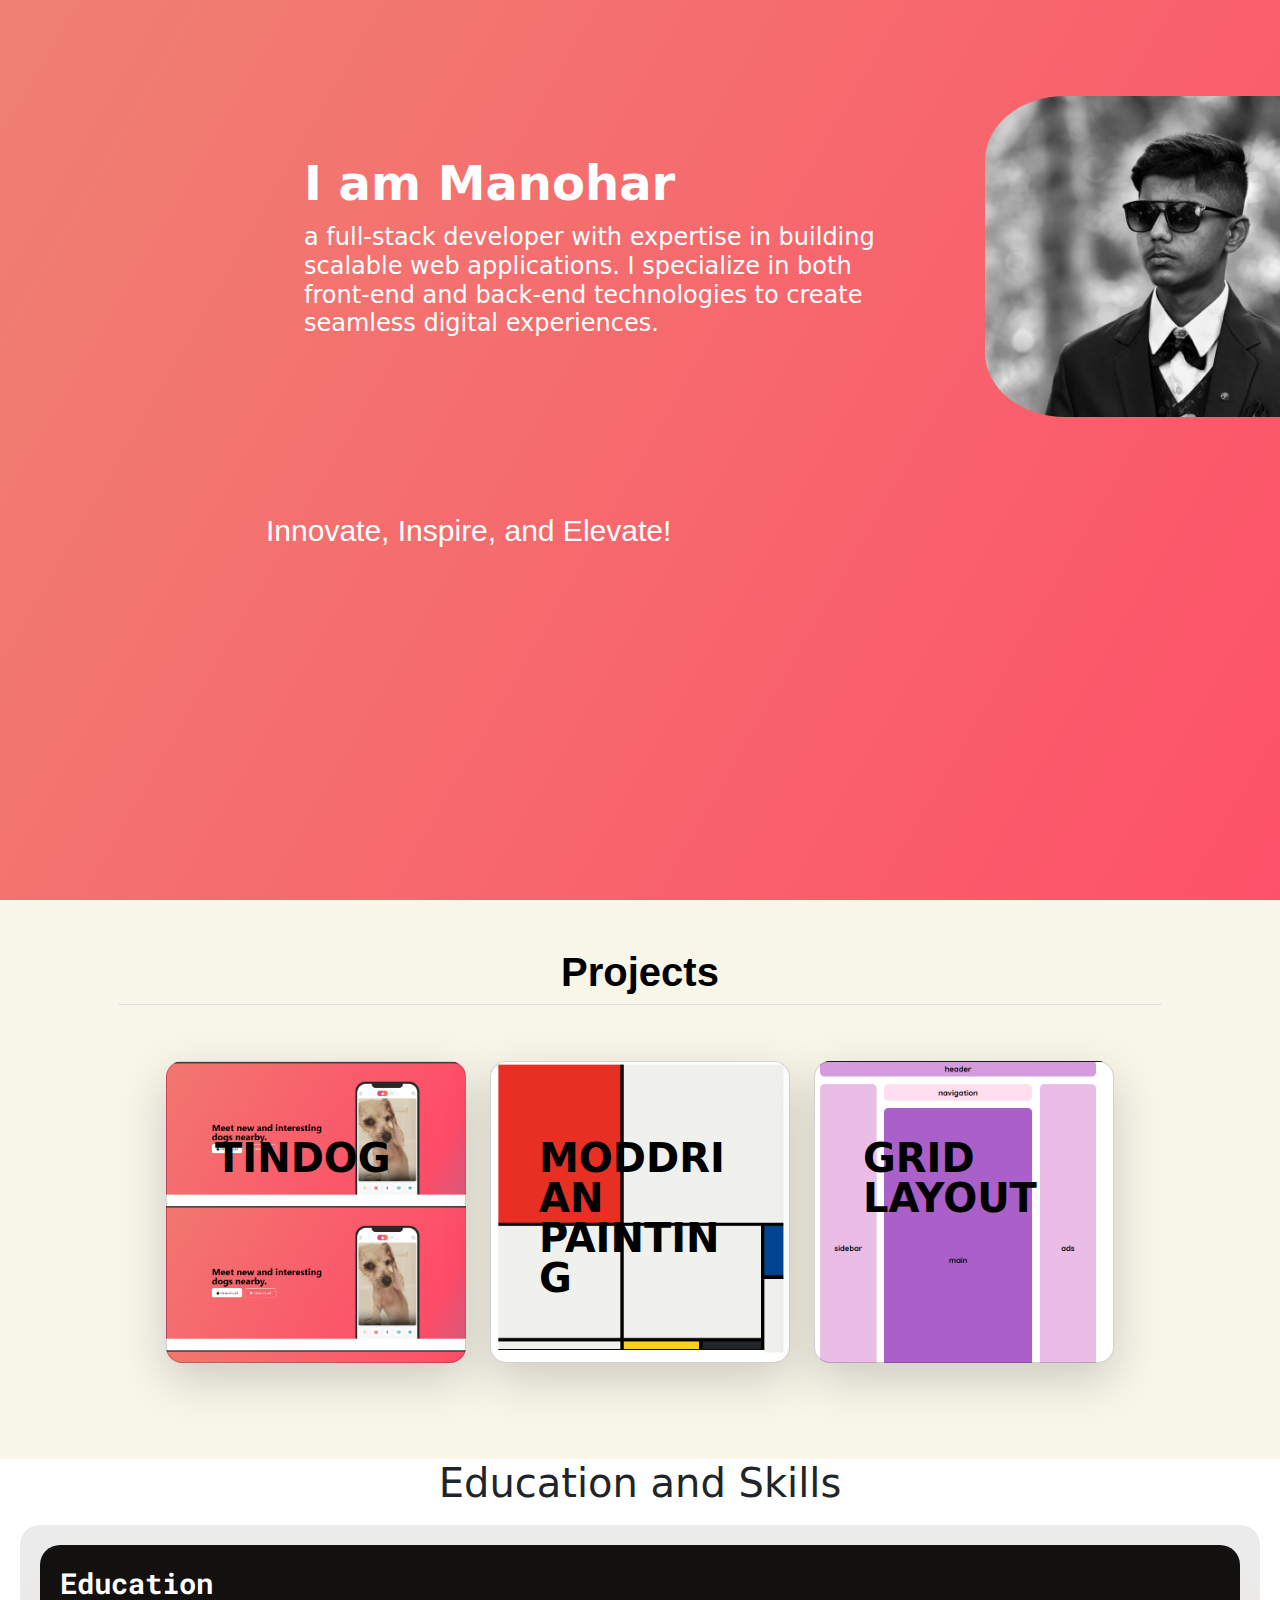
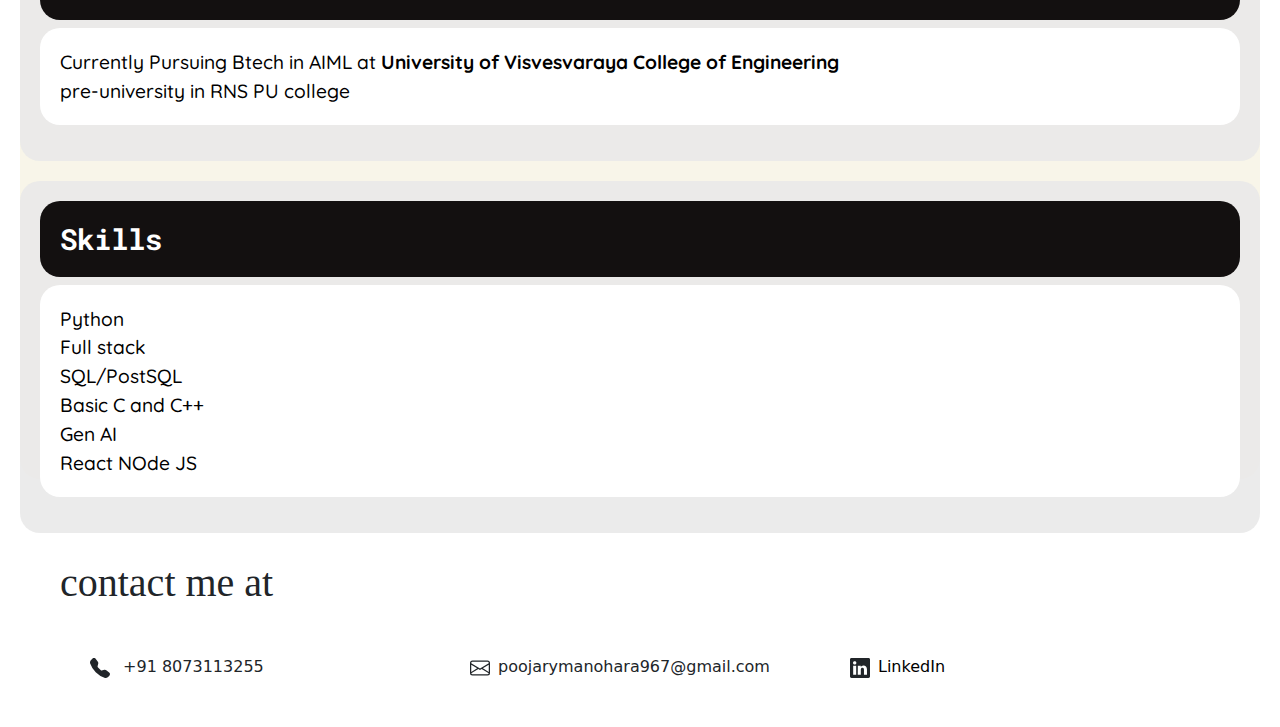
<file: index.html>
<!DOCTYPE html>
<html lang="en">
<head>
    <meta charset="UTF-8">
    <meta name="viewport" content="width=device-width, initial-scale=1.0">
    <title>Manohar</title>
    <link href="https://cdn.jsdelivr.net/npm/bootstrap@5.3.3/dist/css/bootstrap.min.css" rel="stylesheet" integrity="sha384-QWTKZyjpPEjISv5WaRU9OFeRpok6YctnYmDr5pNlyT2bRjXh0JMhjY6hW+ALEwIH" crossorigin="anonymous">
    <link href="./style.css" rel="stylesheet">
    <link rel="preconnect" href="https://fonts.googleapis.com">
<link rel="preconnect" href="https://fonts.gstatic.com" crossorigin>
<link href="https://fonts.googleapis.com/css2?family=Quicksand:wght@300..700&family=Roboto+Mono:ital,wght@0,100..700;1,100..700&display=swap" rel="stylesheet">
</head>
<body>
    <section id="introduction" class="gradient-background" style="height: 100vh; width:1700px;">
        <div class="container col-xxl-8 px-4 py-5">
            <div class="row flex-lg-row-reverse align-items-center g-5 py-5">
              <div class="col-10 col-sm-8 col-lg-5" >
                <img src="./WhatsApp Image 2025-02-17 at 20.50.48_78ac1f86.jpg" class="d-block mx-3 img-fluid" alt="Bootstrap Themes" width="400px" height="400px" loading="lazy">
              </div>
              <div class="col-lg-7" >
                <h1 class="display-5 fw-bold text-body-emphasi lh-1 mb-3">I am Manohar</h1>
                <p class="lead"><h4>a full-stack developer with expertise in building scalable web applications. I specialize in both front-end and back-end technologies to create seamless digital experiences.</h4></p>
                
              </div>
            </div>
          </div>
          <div class="motivation mx-5 px-5"><h2 id="motivation">Innovate, Inspire, and Elevate!</h2></div>

    </section>
    <section id="project" class="background" >
        <div class="container px-5 py-5" id="custom-cards">
            <h1 class="pb-2 border-bottom" style="text-align: center;color: black; font-weight: bold; font-family:Arial, Helvetica, sans-serif">Projects</h1>
    

    <div class="row row-cols-1 row-cols-lg-3 align-items-stretch g-4 py-5 px-5">
      <div class="col">
        <a href="./tindog/11.3 TinDog Project/index.html"><div class="card card-cover h-100 overflow-hidden text-bg-dark rounded-4 shadow-lg" style="background-image: url('Screenshot 2025-02-17 190335.png'); background-size:100%;">
          <div class="d-flex flex-column h-100 p-5 pb-3 text-white text-shadow-1">
            <h3 class="pt-1 mt-4 mb-5 display-6 lh-1 fw-bold $purple-900 text">TINDOG</h3>
            
          </div>
        </div></a>
      </div>

      <div class="col">
        <a href="./mondrian painting/10.3 Mondrian Project/index.html"><div class="card card-cover h-100 overflow-hidden text-bg-dark rounded-4 shadow-lg" style="background-image: url('Screenshot 2025-02-17 190242.png' ); background-size: cover; ">
          <div class="d-flex flex-column h-100 p-5 pb-3 text-white text-shadow-1">
            <h3 class="pt-1 mt-4 mb-5 display-6 lh-1 fw-bold text">MODDRIAN PAINTING</h3>
          </div>
        </div></a>
      </div>

      <div class="col">
        <a href="./grid.html"><div class="card card-cover h-100 overflow-hidden text-bg-dark rounded-4 shadow-lg" style="background-image: url('Screenshot 2025-02-17 190426.png');  background-size: cover;">
          <div class="d-flex flex-column h-100 p-5 pb-3 text-shadow-1">
            <h3 class="pt-1 mt-4 mb-4 display-6 lh-1 fw-bold mb-5 text">GRID LAYOUT</h3>
            
          </div>
        </div></a>
      </div>
    </div>
  </div>

    </section>
    <section id="moreinfo" style="height: 700px;">

        <div style="height: 100px;"><h1 style="text-align: center;">Education and Skills</h1></div>
        <div class="flexcontainer">
            <div class="item engineering">
                <h2>Education</h2>
                <ul>
                    <li>Currently Pursuing Btech in AIML at <span style="font-weight: bold;">University of Visvesvaraya College of Engineering</span></li>
                    <li>pre-university in RNS PU college</li>
                </ul>
            
            </div>
            <div class="item skills">
                <h2>Skills</h2>
                <ul>
                    <li>Python</li>
                    <li>Full stack</li>
                    <li>SQL/PostSQL</li>
                    <li>Basic C and C++</li>
                    <li>Gen AI</li>
                    <li>React NOde JS </li>
                </ul>
            
            </div>    
        </div>

    </section>
    <section id="contact">
        <h1 style="position: relative; left:60px; font-family: 'Times New Roman', Times, serif;" class="mb-5"> contact me at</h1>
        
        <div class="container mb-5 mt-0">
            <div class="row">
            <div class="col-4"><svg xmlns="http://www.w3.org/2000/svg" width="20" height="20" fill="currentColor" class="bi bi-telephone-fill mx-2" viewBox="0 0 16 16">
                <path fill-rule="evenodd" d="M1.885.511a1.745 1.745 0 0 1 2.61.163L6.29 2.98c.329.423.445.974.315 1.494l-.547 2.19a.68.68 0 0 0 .178.643l2.457 2.457a.68.68 0 0 0 .644.178l2.189-.547a1.75 1.75 0 0 1 1.494.315l2.306 1.794c.829.645.905 1.87.163 2.611l-1.034 1.034c-.74.74-1.846 1.065-2.877.702a18.6 18.6 0 0 1-7.01-4.42 18.6 18.6 0 0 1-4.42-7.009c-.362-1.03-.037-2.137.703-2.877z"/>
              </svg> +91 8073113255</div>
            <div class="col-4"><svg xmlns="http://www.w3.org/2000/svg" width="20" height="20" fill="currentColor" class="bi bi-envelope mx-2" viewBox="0 0 16 16">
                <path d="M0 4a2 2 0 0 1 2-2h12a2 2 0 0 1 2 2v8a2 2 0 0 1-2 2H2a2 2 0 0 1-2-2zm2-1a1 1 0 0 0-1 1v.217l7 4.2 7-4.2V4a1 1 0 0 0-1-1zm13 2.383-4.708 2.825L15 11.105zm-.034 6.876-5.64-3.471L8 9.583l-1.326-.795-5.64 3.47A1 1 0 0 0 2 13h12a1 1 0 0 0 .966-.741M1 11.105l4.708-2.897L1 5.383z"/>
              </svg>poojarymanohara967@gmail.com</div>
            <div class="col-4 "><svg xmlns="http://www.w3.org/2000/svg" width="20" height="20" fill="currentColor" class="bi bi-linkedin mx-2" viewBox="0 0 16 16">
                <path d="M0 1.146C0 .513.526 0 1.175 0h13.65C15.474 0 16 .513 16 1.146v13.708c0 .633-.526 1.146-1.175 1.146H1.175C.526 16 0 15.487 0 14.854zm4.943 12.248V6.169H2.542v7.225zm-1.2-8.212c.837 0 1.358-.554 1.358-1.248-.015-.709-.52-1.248-1.342-1.248S2.4 3.226 2.4 3.934c0 .694.521 1.248 1.327 1.248zm4.908 8.212V9.359c0-.216.016-.432.08-.586.173-.431.568-.878 1.232-.878.869 0 1.216.662 1.216 1.634v3.865h2.401V9.25c0-2.22-1.184-3.252-2.764-3.252-1.274 0-1.845.7-2.165 1.193v.025h-.016l.016-.025V6.169h-2.4c.03.678 0 7.225 0 7.225z"/>
              </svg><a href="www.linkedin.com/in/manohar-poojary-25309a2ab" style="color: black; " class="linkedin">LinkedIn</a></div>
        </div>
        </div>

    </section>
    <script src="https://cdn.jsdelivr.net/npm/bootstrap@5.3.3/dist/js/bootstrap.bundle.min.js" integrity="sha384-YvpcrYf0tY3lHB60NNkmXc5s9fDVZLESaAA55NDzOxhy9GkcIdslK1eN7N6jIeHz" crossorigin="anonymous"></script>    
</body>
</html>
</file>
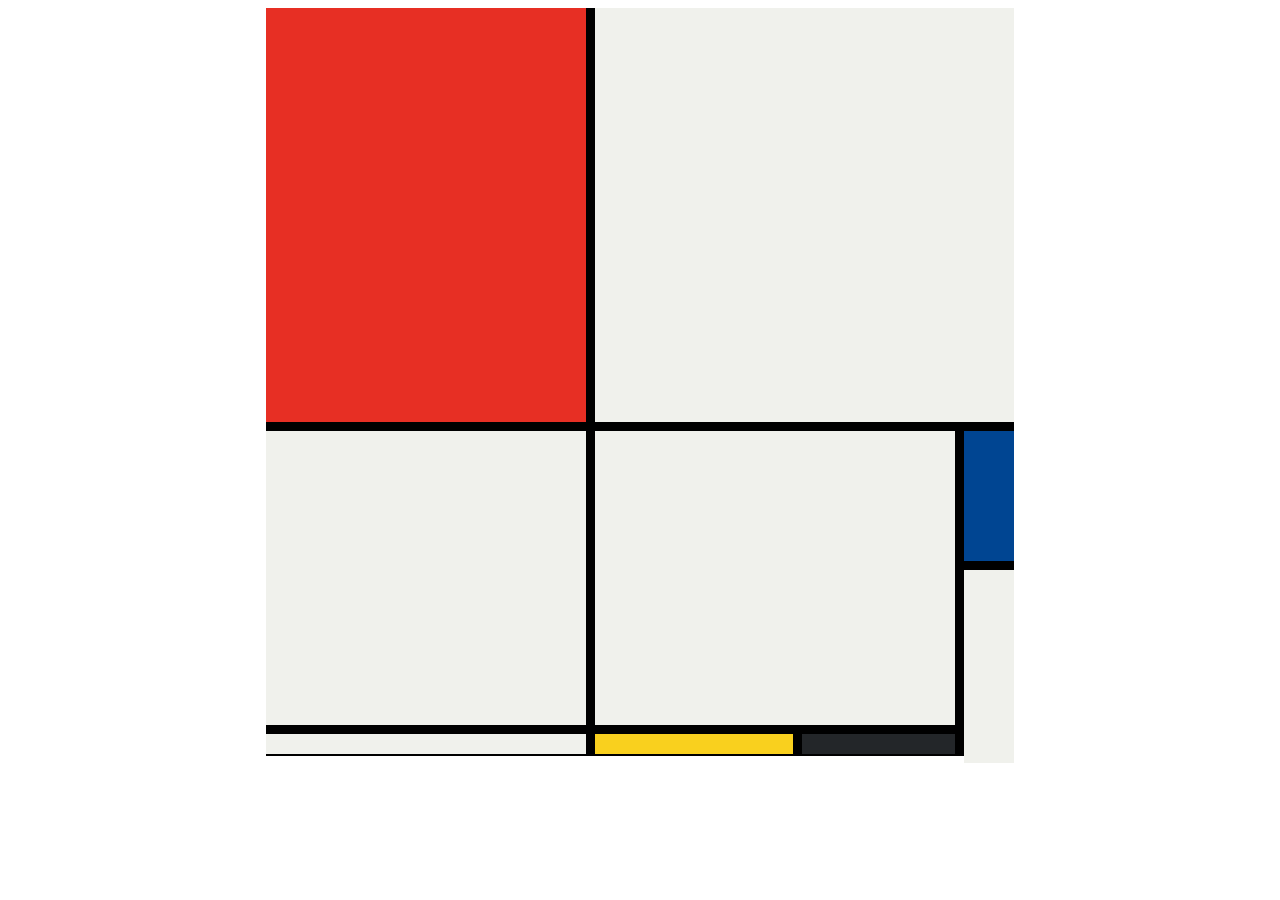
<file: mondrian painting/10.3 Mondrian Project/index.html>
<!DOCTYPE html>
<html lang="en">

<head>
  <meta charset="UTF-8">
  <meta name="viewport" content="width=device-width, initial-scale=1.0">
  <title>Mondrian Project</title>
  <style>
    .container{
      height:748px;
      width:748px;
      display: grid;
      background-color: black;
      grid-template-columns:320px 198px 153px 50px;
      grid-template-rows: 414px 130px 155px 20px;
      gap: 9px;
      
    }
    .red{
      background-color: #E72F24;
    }
    .white{
      background-color: #F0F1EC;
    }
    .one{
      grid-column: span 3;
    }
    .two{
      grid-row: span 2;
    }
    .blue{
      background-color:#004592 ;
    }
    .yellow{
      background-color:#F9D01E ;
    }
    .black{
      background-color: #232629;
    }
    .three{
      grid-column: span 2;
      grid-row:span 2
    }
    .four{
      grid-row:span 3
    }
    body{
      display: flex;
      justify-content: center;
      align-items: center;
    }

    /* 
    Write your CSS here 
    Gap Colour: #000
    White: #F0F1EC
    Red: #E72F24
    Black: #232629
    Blue: #004592
    Yellow: #F9D01E

    For dimensions, see dimensions.png image.
    HINT: Remember you can't change the properties of grid lines.
    But grid lines are transparent!
    */
  </style>
</head>

<body>
<div class="container">
  <div class="a red"></div>
  <div class="a white one"></div>
  <div class="a white two"></div>
  <div class="a white three"></div>
  <div class="a blue"></div>
  <div class="a white four"></div>
  <div class="a white"></div>
  <div class="a yellow"></div>
  <div class="a black"></div>
</div>
</body>

</html>
</file>
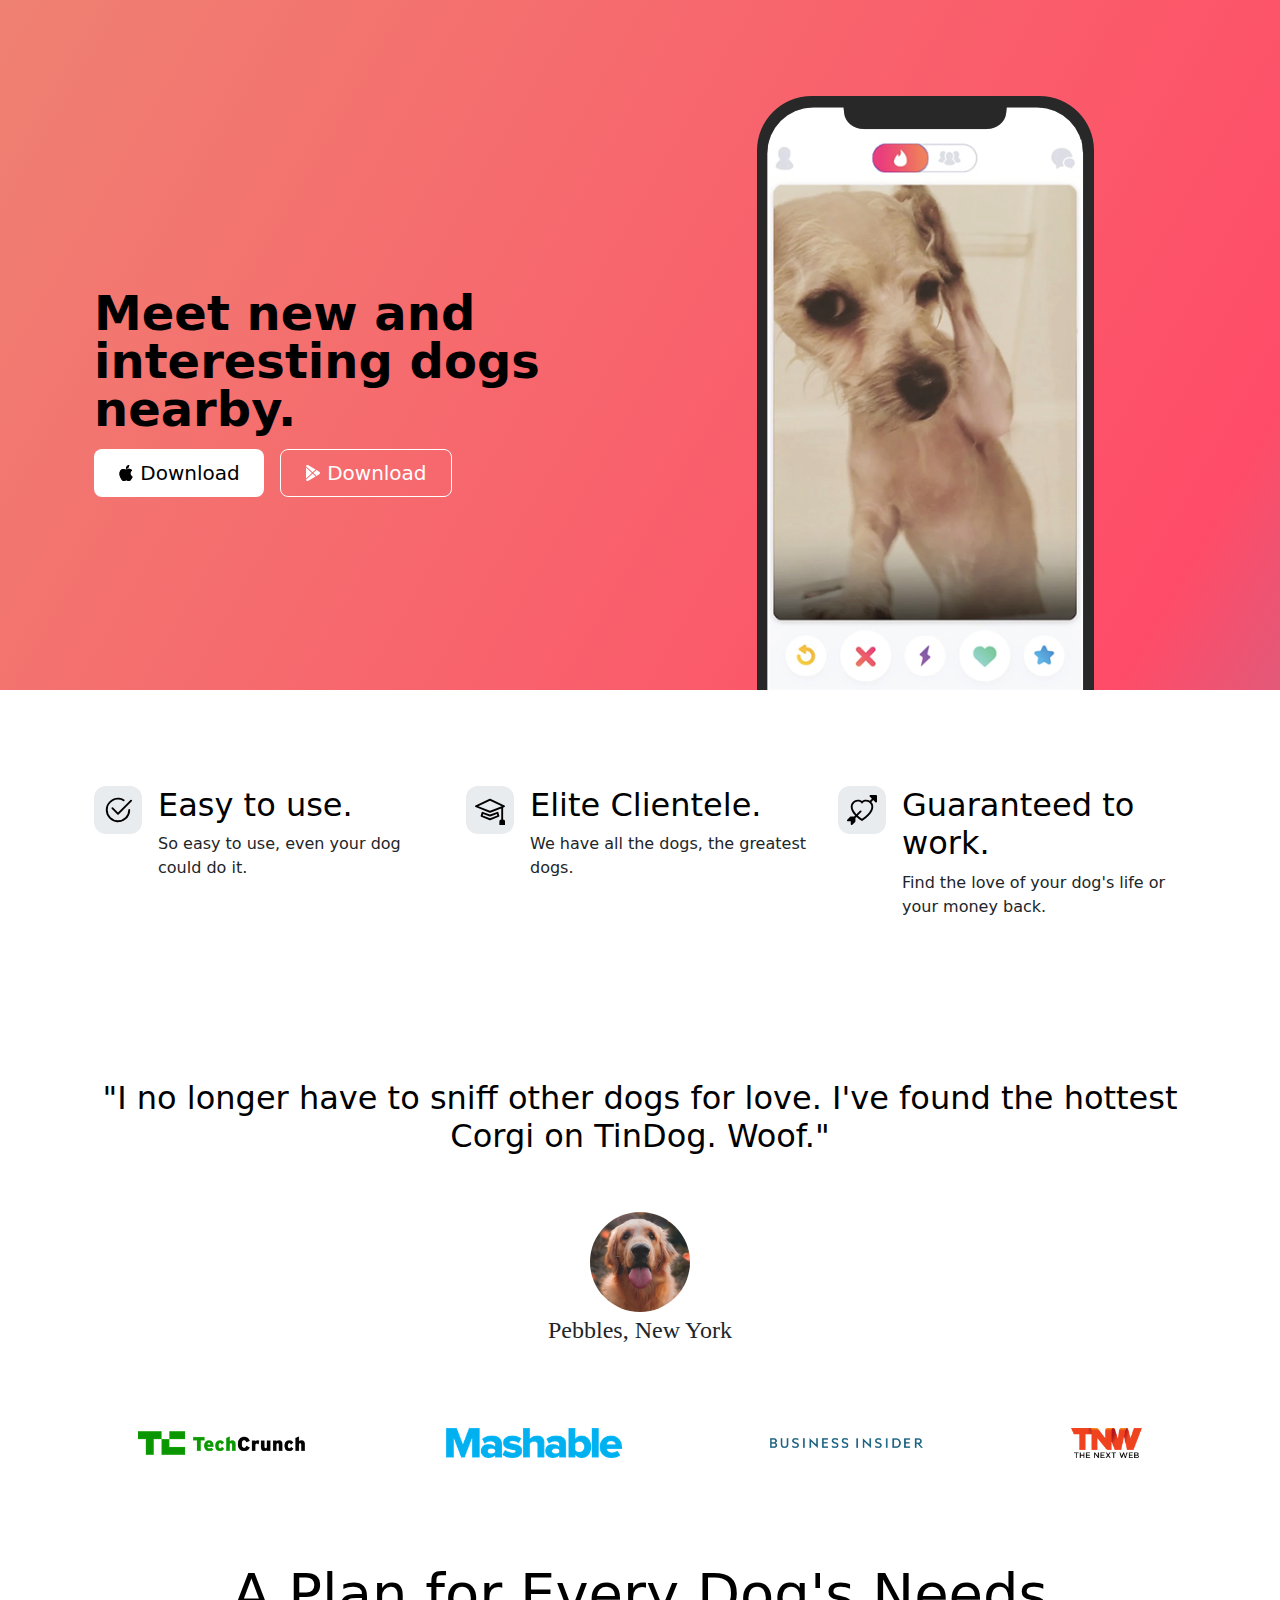
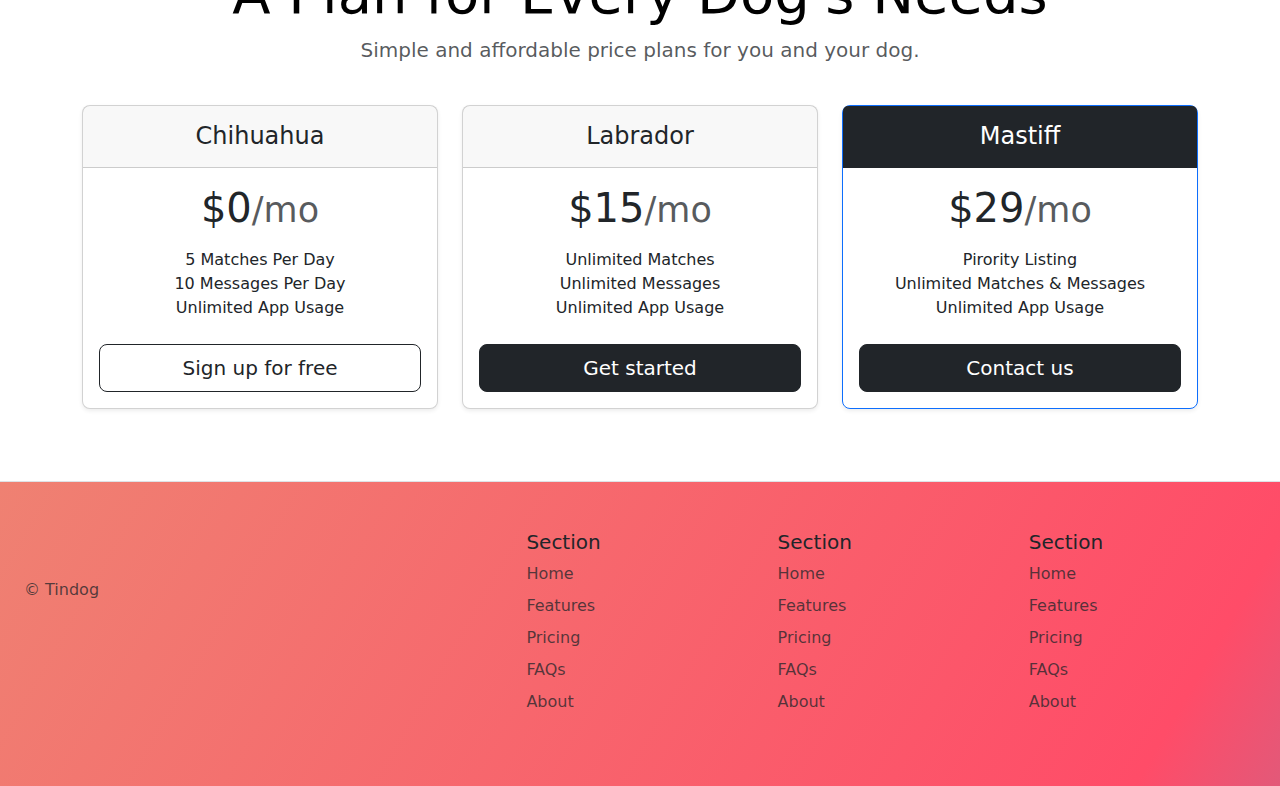
<file: tindog/11.3 TinDog Project/index.html>
<!DOCTYPE html>
<html lang="en">

<head>
  <meta charset="UTF-8">
  <meta name="viewport" content="width=device-width, initial-scale=1.0">
  <title>TinDog</title>
  <link href="https://cdn.jsdelivr.net/npm/bootstrap@5.3.3/dist/css/bootstrap.min.css" rel="stylesheet" integrity="sha384-QWTKZyjpPEjISv5WaRU9OFeRpok6YctnYmDr5pNlyT2bRjXh0JMhjY6hW+ALEwIH" crossorigin="anonymous">
  <link href="./css/style.css" rel="stylesheet" />
</head>

<body>

  <!-- Title -->
  
  <section id="title" class="gradient-background">
    <div class="container col-xxl-8 px-4 pt-5 " >
      <div class="row flex-lg-row-reverse align-items-center g-5 pt-5 ">
        <div class="col-10 col-sm-8 col-lg-6 ">
          <img src="./images/iphone.png" class="d-block mx-lg-auto img-fluid" alt="Bootstrap Themes"  height="200" loading="lazy">
        </div>
        <div class="col-lg-6">
          <h1 class="display-5 fw-bold text-body-emphasis lh-1 mb-3">Meet new and interesting dogs nearby.</h1>
          
          <div class="d-grid gap-2 d-md-flex justify-content-md-start">
            <button type="button" class="btn btn-primary btn-lg px-4 me-md-2" fdprocessedid="pnmw1r"><svg xmlns="http://www.w3.org/2000/svg" width="16" height="16" fill="currentColor"
              class="bi bi-apple mb-1" viewBox="0 0 16 16">
<path
                d="M11.182.008C11.148-.03 9.923.023 8.857 1.18c-1.066 1.156-.902 2.482-.878 2.516.024.034 1.52.087 2.475-1.258.955-1.345.762-2.391.728-2.43Zm3.314 11.733c-.048-.096-2.325-1.234-2.113-3.422.212-2.189 1.675-2.789 1.698-2.854.023-.065-.597-.79-1.254-1.157a3.692 3.692 0 0 0-1.563-.434c-.108-.003-.483-.095-1.254.116-.508.139-1.653.589-1.968.607-.316.018-1.256-.522-2.267-.665-.647-.125-1.333.131-1.824.328-.49.196-1.422.754-2.074 2.237-.652 1.482-.311 3.83-.067 4.56.244.729.625 1.924 1.273 2.796.576.984 1.34 1.667 1.659 1.899.319.232 1.219.386 1.843.067.502-.308 1.408-.485 1.766-.472.357.013 1.061.154 1.782.539.571.197 1.111.115 1.652-.105.541-.221 1.324-1.059 2.238-2.758.347-.79.505-1.217.473-1.282Z" />
<path
                d="M11.182.008C11.148-.03 9.923.023 8.857 1.18c-1.066 1.156-.902 2.482-.878 2.516.024.034 1.52.087 2.475-1.258.955-1.345.762-2.391.728-2.43Zm3.314 11.733c-.048-.096-2.325-1.234-2.113-3.422.212-2.189 1.675-2.789 1.698-2.854.023-.065-.597-.79-1.254-1.157a3.692 3.692 0 0 0-1.563-.434c-.108-.003-.483-.095-1.254.116-.508.139-1.653.589-1.968.607-.316.018-1.256-.522-2.267-.665-.647-.125-1.333.131-1.824.328-.49.196-1.422.754-2.074 2.237-.652 1.482-.311 3.83-.067 4.56.244.729.625 1.924 1.273 2.796.576.984 1.34 1.667 1.659 1.899.319.232 1.219.386 1.843.067.502-.308 1.408-.485 1.766-.472.357.013 1.061.154 1.782.539.571.197 1.111.115 1.652-.105.541-.221 1.324-1.059 2.238-2.758.347-.79.505-1.217.473-1.282Z" />
</svg> Download</button>
            <button type="button" class="btn btn-outline-secondary btn-lg px-4" fdprocessedid="zmugoe"><svg xmlns="http://www.w3.org/2000/svg" width="16" height="16" fill="currentColor"
              class="bi bi-google-play mb-1" viewBox="0 0 16 16">
<path
                d="M14.222 9.374c1.037-.61 1.037-2.137 0-2.748L11.528 5.04 8.32 8l3.207 2.96 2.694-1.586Zm-3.595 2.116L7.583 8.68 1.03 14.73c.201 1.029 1.36 1.61 2.303 1.055l7.294-4.295ZM1 13.396V2.603L6.846 8 1 13.396ZM1.03 1.27l6.553 6.05 3.044-2.81L3.333.215C2.39-.341 1.231.24 1.03 1.27Z" />
</svg>
</svg>Download</button>
          </div>
        </div>
      </div>
    </div>
 

  </section>
  <!-- Features -->
  <section id="features">
    <div class="container px-4 py-5" id="hanging-icons">
      <div class="row g-4 py-5 row-cols-1 row-cols-lg-3">
        <div class="col d-flex align-items-start">
          <div class="icon-square text-body-emphasis bg-body-secondary d-inline-flex align-items-center justify-content-center fs-4 flex-shrink-0 me-3">
            <svg xmlns="http://www.w3.org/2000/svg" height="30" fill="currentColor" class="bi bi-check2-circle"
              viewBox="0 0 16 16">
<path
                d="M2.5 8a5.5 5.5 0 0 1 8.25-4.764.5.5 0 0 0 .5-.866A6.5 6.5 0 1 0 14.5 8a.5.5 0 0 0-1 0 5.5 5.5 0 1 1-11 0z" />
<path
                d="M15.354 3.354a.5.5 0 0 0-.708-.708L8 9.293 5.354 6.646a.5.5 0 1 0-.708.708l3 3a.5.5 0 0 0 .708 0l7-7z" />
</svg>
          </div>
          <div>
            <h3 class="fs-2 text-body-emphasis">Easy to use.</h3>
            <p>So easy to use, even your dog could do it.</p>
            
          </div>
        </div>
        <div class="col d-flex align-items-start">
          <div class="icon-square text-body-emphasis bg-body-secondary d-inline-flex align-items-center justify-content-center fs-4 flex-shrink-0 me-3">
            <svg xmlns="http://www.w3.org/2000/svg" height="30" fill="currentColor" class="bi bi-mortarboard" viewBox="0 0 16 16">
              <path d="M8.211 2.047a.5.5 0 0 0-.422 0l-7.5 3.5a.5.5 0 0 0 .025.917l7.5 3a.5.5 0 0 0 .372 0L14 7.14V13a1 1 0 0 0-1 1v2h3v-2a1 1 0 0 0-1-1V6.739l.686-.275a.5.5 0 0 0 .025-.917l-7.5-3.5ZM8 8.46 1.758 5.965 8 3.052l6.242 2.913L8 8.46Z"/>
              <path d="M4.176 9.032a.5.5 0 0 0-.656.327l-.5 1.7a.5.5 0 0 0 .294.605l4.5 1.8a.5.5 0 0 0 .372 0l4.5-1.8a.5.5 0 0 0 .294-.605l-.5-1.7a.5.5 0 0 0-.656-.327L8 10.466 4.176 9.032Zm-.068 1.873.22-.748 3.496 1.311a.5.5 0 0 0 .352 0l3.496-1.311.22.748L8 12.46l-3.892-1.556Z"/>
              </svg>
          </div>
          <div>
            <h3 class="fs-2 text-body-emphasis">Elite Clientele.</h3>
            <p>We have all the dogs, the greatest dogs.</p>
           
          </div>
        </div>
        <div class="col d-flex align-items-start">
          <div class="icon-square text-body-emphasis bg-body-secondary d-inline-flex align-items-center justify-content-center fs-4 flex-shrink-0 me-3">
            <svg xmlns="http://www.w3.org/2000/svg" height="30" fill="currentColor" class="bi bi-arrow-through-heart"
              viewBox="0 0 16 16">
<path fill-rule="evenodd"
                d="M2.854 15.854A.5.5 0 0 1 2 15.5V14H.5a.5.5 0 0 1-.354-.854l1.5-1.5A.5.5 0 0 1 2 11.5h1.793l.53-.53c-.771-.802-1.328-1.58-1.704-2.32-.798-1.575-.775-2.996-.213-4.092C3.426 2.565 6.18 1.809 8 3.233c1.25-.98 2.944-.928 4.212-.152L13.292 2 12.147.854A.5.5 0 0 1 12.5 0h3a.5.5 0 0 1 .5.5v3a.5.5 0 0 1-.854.354L14 2.707l-1.006 1.006c.236.248.44.531.6.845.562 1.096.585 2.517-.213 4.092-.793 1.563-2.395 3.288-5.105 5.08L8 13.912l-.276-.182a21.86 21.86 0 0 1-2.685-2.062l-.539.54V14a.5.5 0 0 1-.146.354l-1.5 1.5Zm2.893-4.894A20.419 20.419 0 0 0 8 12.71c2.456-1.666 3.827-3.207 4.489-4.512.679-1.34.607-2.42.215-3.185-.817-1.595-3.087-2.054-4.346-.761L8 4.62l-.358-.368c-1.259-1.293-3.53-.834-4.346.761-.392.766-.464 1.845.215 3.185.323.636.815 1.33 1.519 2.065l1.866-1.867a.5.5 0 1 1 .708.708L5.747 10.96Z" />
</svg>
          </div>
          <div>
            <h3 class="fs-2 text-body-emphasis"> Guaranteed to work.</h3>
            <p>Find the love of your dog's life or your money back.
            </p>
            
          </div>
        </div>
      </div>
    </div>

  </section>
  <!-- Testimonial -->
  <section id="testimonial">
    <div class="container py-5">
      <h2 class="text-body-emphasis" style="text-align: center;">"I no longer have to sniff other dogs for love. I've found the hottest Corgi on TinDog. Woof."</h2>
      
    </div>
    <div class=" pb-3 mb-5">
    <div class="dog ">
    <img src="./images/dog-img.jpg" alt=dog" height="100px" width="100px" class="dogimage">
  </div>
  <p style="text-align: center; font-size:x-large;font-family:'Times New Roman', Times, serif;">Pebbles, New York</p>   
  </div>
  
  <div class="flexcontainer mb-5">
  <div class="a"><img src="./images/techcrunch.png" height="30px"></div>
  <div class="a"><img src="./images/mashable.png" height="30px"></div>
  <div class="a"><img src="./images/bizinsider.png" height="30px"></div>
  <div class="a"><img src="./images/tnw.png" height="30px"></div>
</div>

  </section>
  <!-- Pricing -->
  <section id="pricing">
    <div class="container pt-5">
      <header>
    
        <div class="pricing-header p-3 pb-md-4 mx-auto text-center">
          <h1 class="display-4 fw-normal text-body-emphasis">A Plan for Every Dog's Needs</h1>
          <p class="fs-5 text-body-secondary">Simple and affordable price plans for you and your dog.</p>
        </div>
      </header>
    
      <main>
        <div class="row row-cols-1 row-cols-md-3 mb-3 text-center">
          <div class="col">
            <div class="card mb-4 rounded-3 shadow-sm">
              <div class="card-header py-3" >
                <h4 class="my-0 fw-normal">Chihuahua</h4>
              </div>
              <div class="card-body">
                <h1 class="card-title pricing-card-title">$0<small class="text-body-secondary fw-light">/mo</small></h1>
                <ul class="list-unstyled mt-3 mb-4">
                  <li>5 Matches Per Day </li>
                  <li>10 Messages Per Day</li>
                  <li>Unlimited App Usage</li>
                </ul>
                <button type="button" class="w-100 btn btn-lg btn-outline-dark btn-txt">Sign up for free</button>
              </div>
            </div>
          </div>
          <div class="col">
            <div class="card mb-4 rounded-3 shadow-sm">
              <div class="card-header py-3" >
                <h4 class="my-0 fw-normal">Labrador</h4>
              </div>
              <div class="card-body">
                <h1 class="card-title pricing-card-title">$15<small class="text-body-secondary fw-light">/mo</small></h1>
                <ul class="list-unstyled mt-3 mb-4">
                  <li>Unlimited Matches</li>
                  <li>Unlimited Messages</li>
                  <li>Unlimited App Usage</li> 
                </ul>
                <button type="button" class="w-100 btn btn-lg btn-dark" >Get started</button>
              </div>
            </div>
          </div>
          <div class="col">
            <div class="card mb-4 rounded-3 shadow-sm border-primary" >
              <div class=" card-header py-3 text-bg-dark border-dark" >
                <h4 class="my-0 fw-normal" style="color: white;">Mastiff</h4>
              </div>
              <div class="card-body">
                <h1 class="card-title pricing-card-title">$29<small class="text-body-secondary fw-light">/mo</small></h1>
                <ul class="list-unstyled mt-3 mb-4">
                  <li>Pirority Listing </li>
                  <li>Unlimited Matches & Messages</li>
                  <li>Unlimited App Usage</li>
                </ul>
                <button type="button" class="w-100 btn btn-lg btn-dark" >Contact us</button>
              </div>
            </div>
          </div>
        </div>
    
        </div>
      </main>
    
      

  </section>
  <!-- Footer -->
  <section id="footer" class="gradient-background">
    <footer class="row row-cols-1 row-cols-sm-2 row-cols-md-5 py-5 mt-5 border-top px-4">
      <div class="col mb-3">
        <a href="/" class="d-flex align-items-center mb-3 link-body-emphasis text-decoration-none">
          <svg class="bi me-2" width="40" height="32"><use xlink:href="#bootstrap"></use></svg>
        </a>
        <p class="text-body-secondary">© Tindog</p>
      </div>
  
      <div class="col mb-3">
  
      </div>
  
      <div class="col mb-3">
        <h5>Section</h5>
        <ul class="nav flex-column">
          <li class="nav-item mb-2"><a href="#" class="nav-link p-0 text-body-secondary">Home</a></li>
          <li class="nav-item mb-2"><a href="#" class="nav-link p-0 text-body-secondary">Features</a></li>
          <li class="nav-item mb-2"><a href="#" class="nav-link p-0 text-body-secondary">Pricing</a></li>
          <li class="nav-item mb-2"><a href="#" class="nav-link p-0 text-body-secondary">FAQs</a></li>
          <li class="nav-item mb-2"><a href="#" class="nav-link p-0 text-body-secondary">About</a></li>
        </ul>
      </div>
  
      <div class="col mb-3">
        <h5>Section</h5>
        <ul class="nav flex-column">
          <li class="nav-item mb-2"><a href="#" class="nav-link p-0 text-body-secondary">Home</a></li>
          <li class="nav-item mb-2"><a href="#" class="nav-link p-0 text-body-secondary">Features</a></li>
          <li class="nav-item mb-2"><a href="#" class="nav-link p-0 text-body-secondary">Pricing</a></li>
          <li class="nav-item mb-2"><a href="#" class="nav-link p-0 text-body-secondary">FAQs</a></li>
          <li class="nav-item mb-2"><a href="#" class="nav-link p-0 text-body-secondary">About</a></li>
        </ul>
      </div>
  
      <div class="col mb-3">
        <h5>Section</h5>
        <ul class="nav flex-column">
          <li class="nav-item mb-2"><a href="#" class="nav-link p-0 text-body-secondary">Home</a></li>
          <li class="nav-item mb-2"><a href="#" class="nav-link p-0 text-body-secondary">Features</a></li>
          <li class="nav-item mb-2"><a href="#" class="nav-link p-0 text-body-secondary">Pricing</a></li>
          <li class="nav-item mb-2"><a href="#" class="nav-link p-0 text-body-secondary">FAQs</a></li>
          <li class="nav-item mb-2"><a href="#" class="nav-link p-0 text-body-secondary">About</a></li>
        </ul>
      </div>
    </footer>

  </section>
  
  <script src="https://cdn.jsdelivr.net/npm/bootstrap@5.3.3/dist/js/bootstrap.bundle.min.js" integrity="sha384-YvpcrYf0tY3lHB60NNkmXc5s9fDVZLESaAA55NDzOxhy9GkcIdslK1eN7N6jIeHz" crossorigin="anonymous"></script>
</body>

</html>
</file>
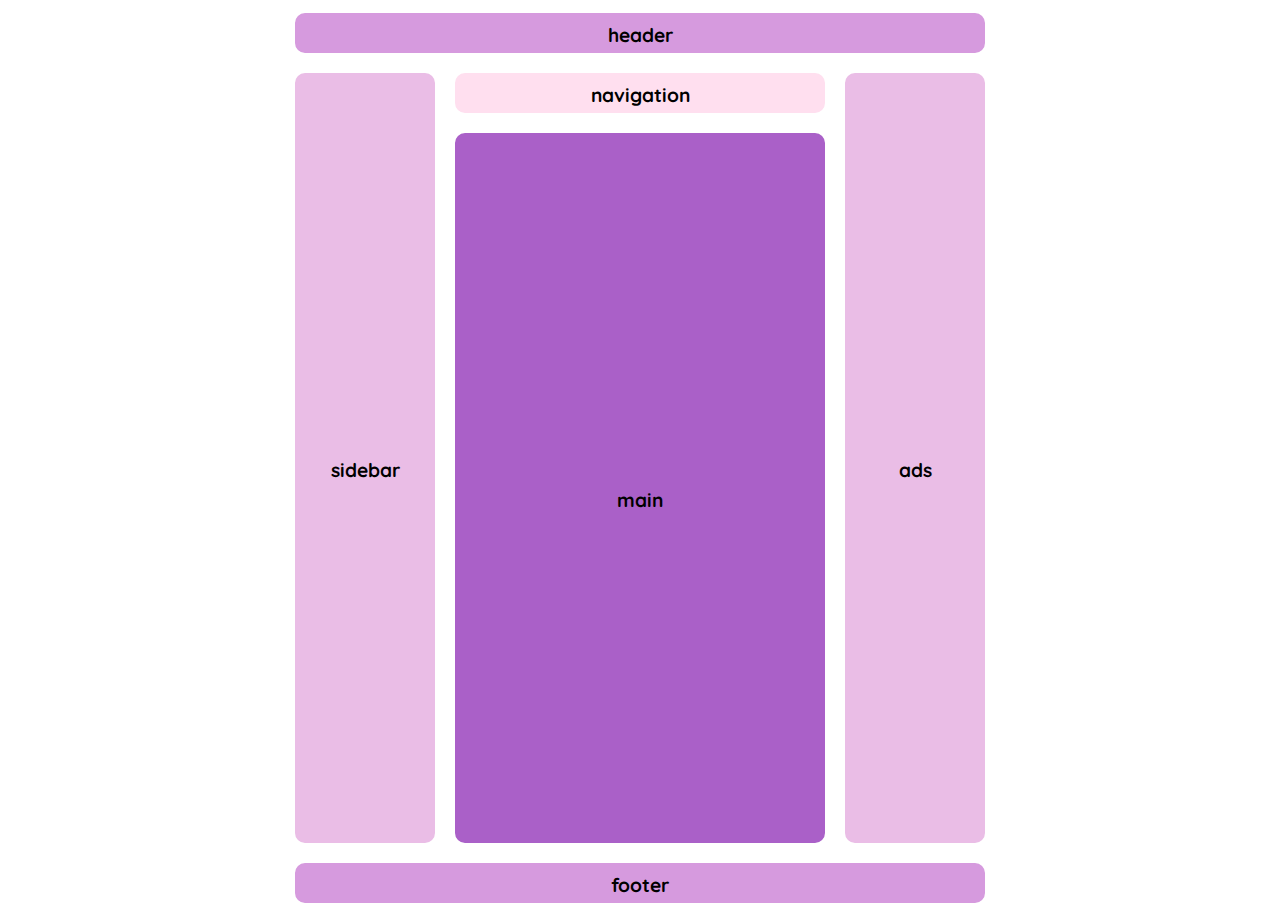
<file: grid.html>
<!DOCTYPE html>
<html lang="en">
<head>
    <meta charset="UTF-8">
    <meta name="viewport" content="width=device-width, initial-scale=1.0">
    <title>Document</title>
    <style>
    .a{
        border:5px solid rgb(255, 255, 255);
        border-radius:15px;
        
    }
    body{
        display:flex;
        justify-content: center;
        height: 100vh;
        align-items: center;
    }
    .container{
        height:100vh;
        width:700px;
        display:grid;
        gap:10px;
        grid-template-rows: 50px 50px 1fr 50px;
        grid-template-columns: 150px 1fr 150px;
    }
    .header{
        grid-column: span 3;
        background-color:#D69ADE;
    

    }
    .sidebar{
        grid-row: span 2;
        background-color:#AA60C8;
        min-width: 100px;
        background-color: #EABDE6;
    }
    .ads{
        grid-row:span 2;
        background-color:#AA60C8;
        min-width: 100px;
        background-color: #EABDE6;
    }
    .footer{
        grid-column: span 3;
        background-color: #D69ADE;
    }
    .navigation{
        background-color: #EABDE6;
        background-color:  #FFDFEF;
    }
    .main{
        background-color:  #FFDFEF;
        background-color: #AA60C8;
    }
    p{
        position: relative;
        margin: 0;
        text-align: center;
        top:10px;
        font-family: "Quicksand", serif;
        font-optical-sizing: auto;
        font-weight:bolder;
         font-style: normal;
         font-size: larger;
    }
    .d{
        top:50%;
    }

 
        


    
    </style>
    <link rel="preconnect" href="https://fonts.googleapis.com">
    <link rel="preconnect" href="https://fonts.gstatic.com" crossorigin>
    <link href="https://fonts.googleapis.com/css2?family=Quicksand:wght@300..700&display=swap" rel="stylesheet">
</head>
<body>
    <div class="  container">
        <div class="a header"><p>header</p></div>
        <div class="a sidebar"><p class="d">sidebar</p></div>
        <div class="a navigation"><p>navigation</p></div>
        <div class="a ads"><p class="d">ads</p></div>
        <div class="a main"><p class="d">main</p></div>
        <div class="a footer"><p>footer</p></div>
       
    </div>
</body>
</html>
</file>
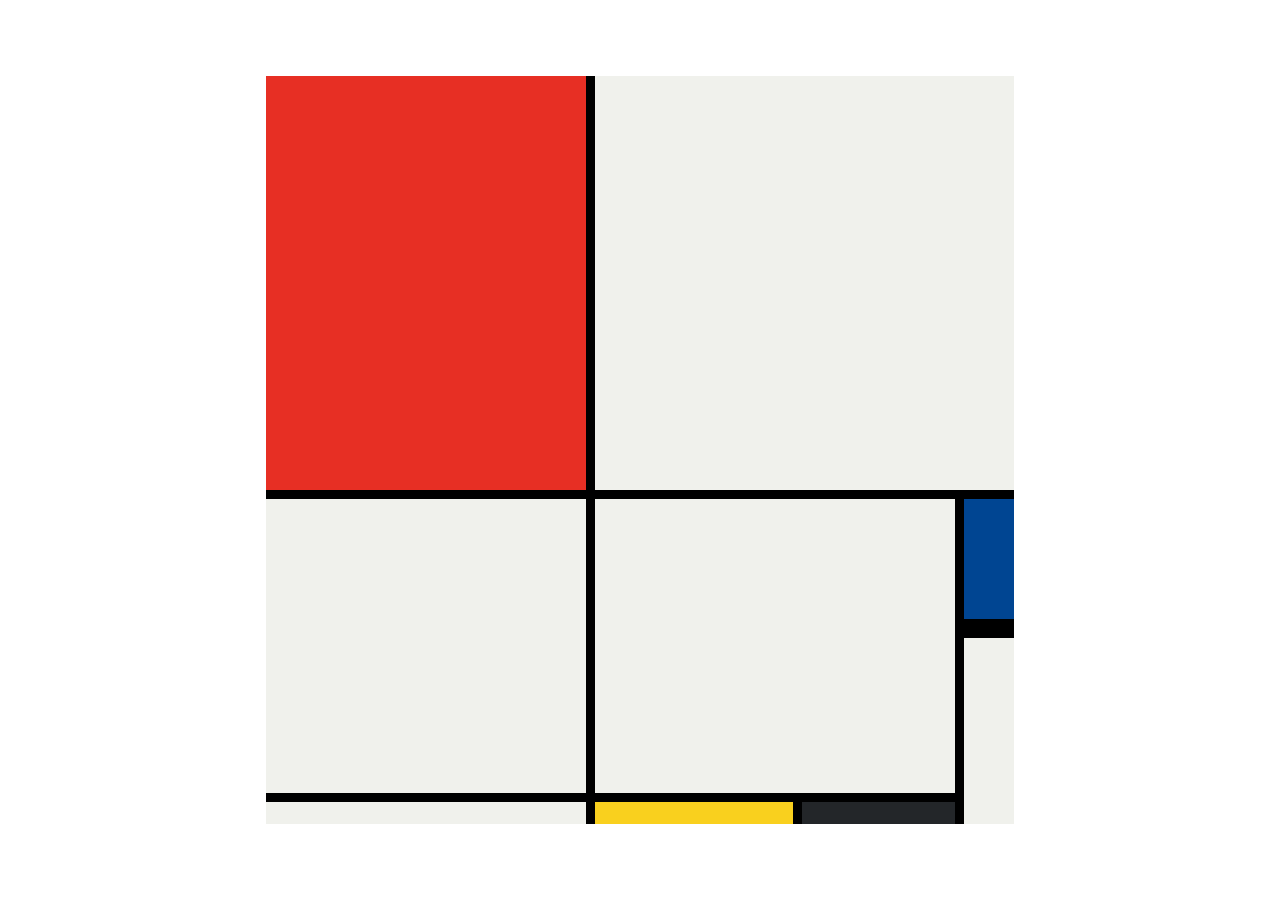
<file: mondrian painting/10.3 Mondrian Project/solution.html>
<!DOCTYPE html>
<html lang="en">

<head>
  <meta charset="UTF-8">
  <meta name="viewport" content="width=device-width, initial-scale=1.0">
  <title>Mondrian Project</title>
  <style>
    /* 
    Write your CSS here 
    Line Colour: #000
    White: #F0F1EC
    Red: #E72F24
    Black: #232629
    Blue: #004592
    Yellow: #F9D01E
    */
    body {
      display: flex;
      justify-content: center;
      align-items: center;
      height: 100vh;
      margin: 0;
      padding: 0;
    }

    .container {
      height: 748px;
      width: 748px;
      display: grid;
      background-color: #000;
      grid-template-columns: 320px 198px 153px 50px;
      grid-template-rows: 414px 130px 155px 22px;
      gap: 9px;
    }

    .item {
      background-color: #F0F1EC;
    }

    .red {
      background-color: #E72F24;
    }

    .white1 {
      grid-column: span 3;
    }

    .white2 {
      grid-row: span 2;
    }

    .white3 {
      grid-area: 2 / 2 / 4 /4
    }

    .blue {
      background-color: #004592;
      border-bottom: 10px solid #000;
    }

    .white4 {
      grid-row: span 2;
    }

    .yellow {
      background-color: #F9D01E;
    }

    .black {
      background-color: #232629;
    }
  </style>
</head>

<body>
  <!-- Write your HTML here -->

  <div class="container">
    <div class="item red"></div>
    <div class="item white1"></div>
    <div class="item white2"></div>
    <div class="item white3"></div>

    <div class="item blue"></div>
    <div class="item white4"></div>

    <div class="item"></div>
    <div class="item yellow"></div>
    <div class="item black"></div>
  </div>
</body>

</html>
</file>
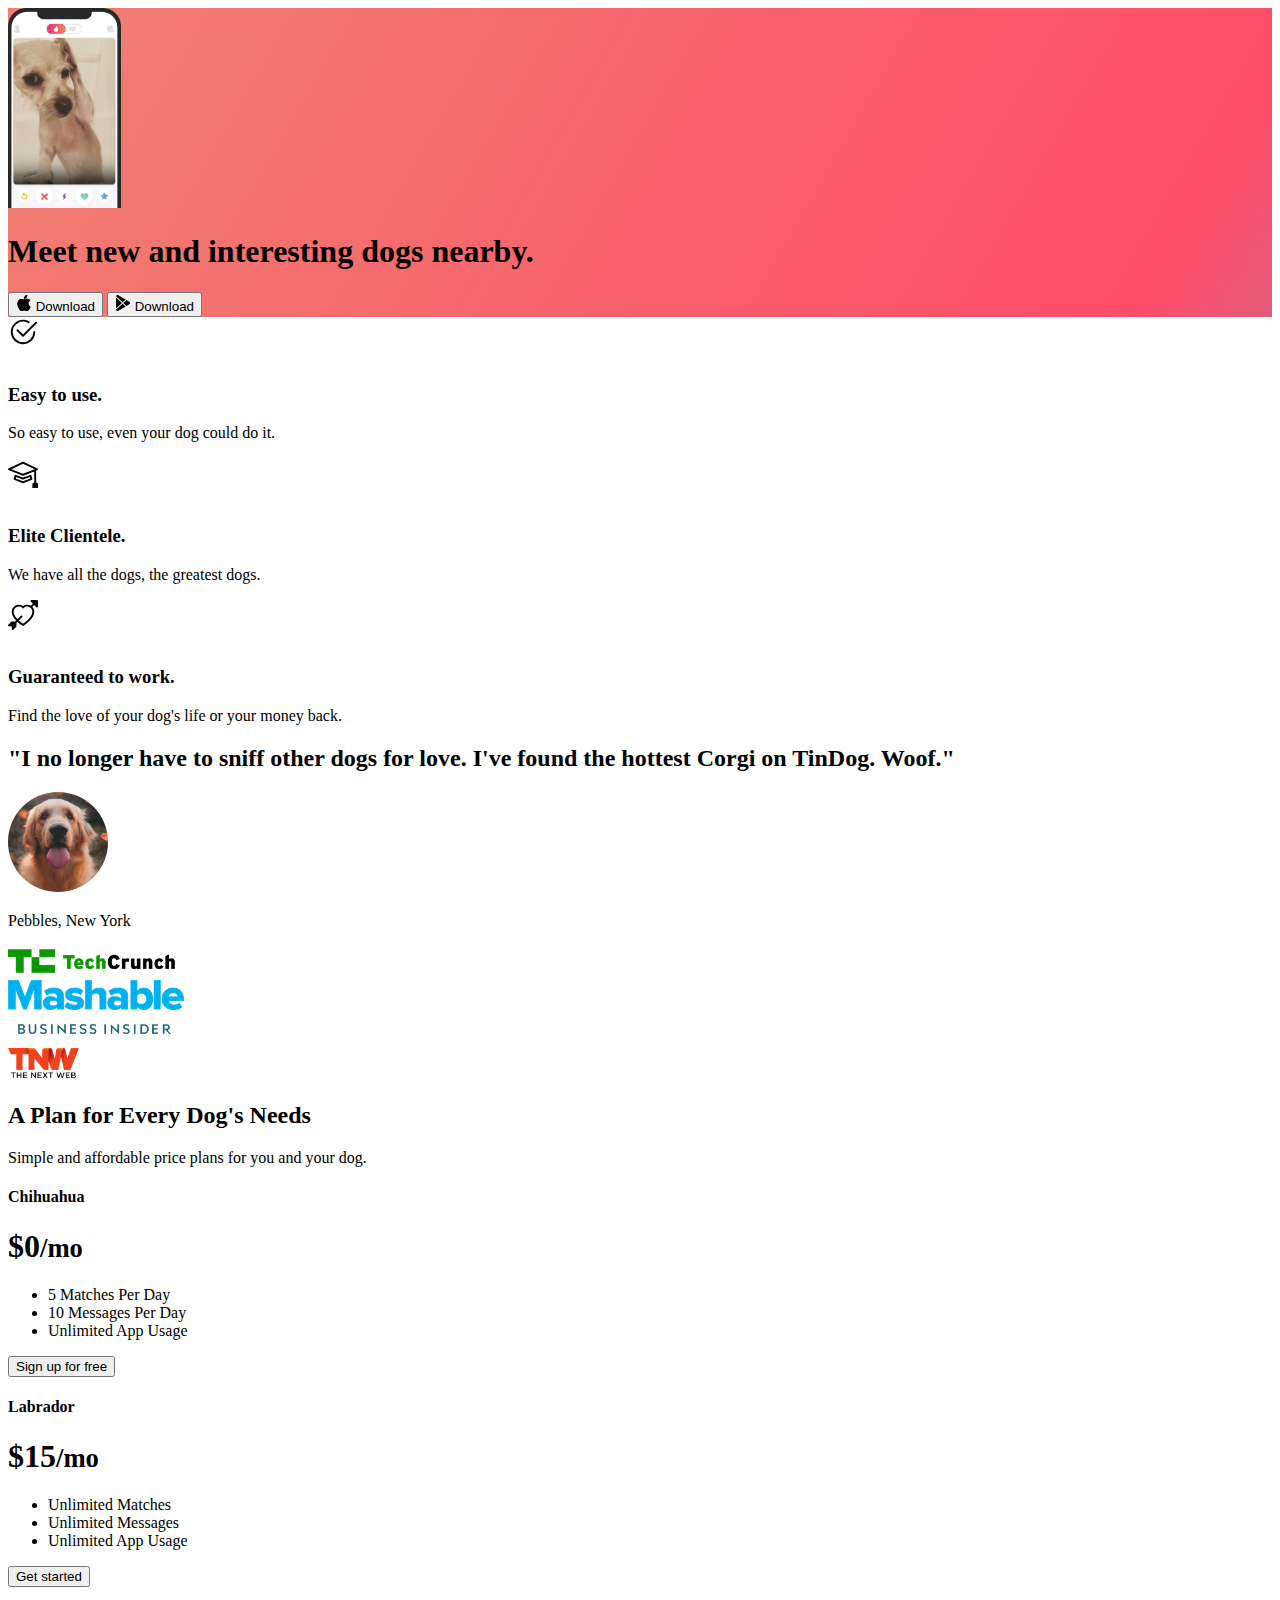
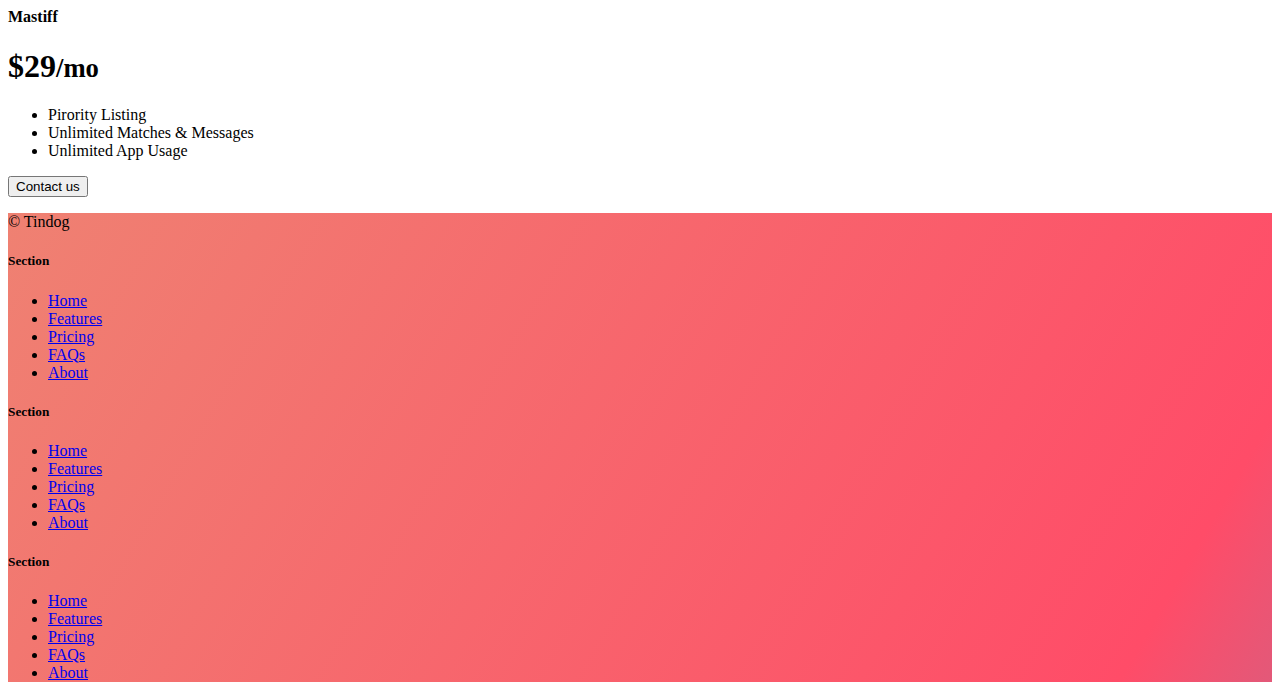
<file: tindog/11.3 TinDog Project/solution.html>
<!DOCTYPE html>
<html lang="en">

<head>
  <meta charset="UTF-8">
  <meta name="viewport" content="width=device-width, initial-scale=1.0">
  <title>TinDog</title>
  <link href="https://cdn.jsdelivr.net/npm/bootstrap@5.3.0-alpha3/dist/css/bootstrap.min.css" rel="stylesheet"
    integrity="sha384-KK94CHFLLe+nY2dmCWGMq91rCGa5gtU4mk92HdvYe+M/SXH301p5ILy+dN9+nJOZ" crossorigin="anonymous">
  <link rel="stylesheet" href="./css/solution.css">
</head>

<body>


  <!-- Title -->
  <section id="title" class="gradient-background">

    <div class="container col-xxl-8 px-4 pt-5">
      <div class="row flex-lg-row-reverse align-items-center g-5 pt-5">
        <div class="col-10 col-sm-8 col-lg-6">
          <img src="./images/iphone.png" class="d-block mx-lg-auto img-fluid" alt="Bootstrap Themes" height="200"
            loading="lazy">
        </div>
        <div class="col-lg-6">
          <h1 class="display-5 fw-bold text-body-emphasis lh-1 mb-3">Meet new and interesting dogs nearby.</h1>

          <div class="d-grid gap-2 d-md-flex justify-content-md-start">
            <button type="button" class="btn btn-light btn-lg px-4 me-md-2"><svg xmlns="http://www.w3.org/2000/svg"
                width="16" height="16" fill="currentColor" class="bi bi-apple mb-1" viewBox="0 0 16 16">
                <path
                  d="M11.182.008C11.148-.03 9.923.023 8.857 1.18c-1.066 1.156-.902 2.482-.878 2.516.024.034 1.52.087 2.475-1.258.955-1.345.762-2.391.728-2.43Zm3.314 11.733c-.048-.096-2.325-1.234-2.113-3.422.212-2.189 1.675-2.789 1.698-2.854.023-.065-.597-.79-1.254-1.157a3.692 3.692 0 0 0-1.563-.434c-.108-.003-.483-.095-1.254.116-.508.139-1.653.589-1.968.607-.316.018-1.256-.522-2.267-.665-.647-.125-1.333.131-1.824.328-.49.196-1.422.754-2.074 2.237-.652 1.482-.311 3.83-.067 4.56.244.729.625 1.924 1.273 2.796.576.984 1.34 1.667 1.659 1.899.319.232 1.219.386 1.843.067.502-.308 1.408-.485 1.766-.472.357.013 1.061.154 1.782.539.571.197 1.111.115 1.652-.105.541-.221 1.324-1.059 2.238-2.758.347-.79.505-1.217.473-1.282Z" />
                <path
                  d="M11.182.008C11.148-.03 9.923.023 8.857 1.18c-1.066 1.156-.902 2.482-.878 2.516.024.034 1.52.087 2.475-1.258.955-1.345.762-2.391.728-2.43Zm3.314 11.733c-.048-.096-2.325-1.234-2.113-3.422.212-2.189 1.675-2.789 1.698-2.854.023-.065-.597-.79-1.254-1.157a3.692 3.692 0 0 0-1.563-.434c-.108-.003-.483-.095-1.254.116-.508.139-1.653.589-1.968.607-.316.018-1.256-.522-2.267-.665-.647-.125-1.333.131-1.824.328-.49.196-1.422.754-2.074 2.237-.652 1.482-.311 3.83-.067 4.56.244.729.625 1.924 1.273 2.796.576.984 1.34 1.667 1.659 1.899.319.232 1.219.386 1.843.067.502-.308 1.408-.485 1.766-.472.357.013 1.061.154 1.782.539.571.197 1.111.115 1.652-.105.541-.221 1.324-1.059 2.238-2.758.347-.79.505-1.217.473-1.282Z" />
              </svg> Download</button>
            <button type="button" class="btn btn-outline-light btn-lg px-4"><svg xmlns="http://www.w3.org/2000/svg"
                width="16" height="16" fill="currentColor" class="bi bi-google-play mb-1" viewBox="0 0 16 16">
                <path
                  d="M14.222 9.374c1.037-.61 1.037-2.137 0-2.748L11.528 5.04 8.32 8l3.207 2.96 2.694-1.586Zm-3.595 2.116L7.583 8.68 1.03 14.73c.201 1.029 1.36 1.61 2.303 1.055l7.294-4.295ZM1 13.396V2.603L6.846 8 1 13.396ZM1.03 1.27l6.553 6.05 3.044-2.81L3.333.215C2.39-.341 1.231.24 1.03 1.27Z" />
              </svg> Download</button>
          </div>
        </div>
      </div>
    </div>
  </section>
  <!-- Features -->
  <section id="features">
    <div class="container mt-5">
      <div class="row g-4 py-5 row-cols-1 row-cols-lg-3">
        <div class="col d-flex align-items-start">
          <div
            class="icon-square text-body-emphasis bg-body-secondary d-inline-flex align-items-center justify-content-center fs-4 flex-shrink-0 me-3">
            <svg xmlns="http://www.w3.org/2000/svg" height="30" fill="currentColor" class="bi bi-check2-circle"
              viewBox="0 0 16 16">
              <path
                d="M2.5 8a5.5 5.5 0 0 1 8.25-4.764.5.5 0 0 0 .5-.866A6.5 6.5 0 1 0 14.5 8a.5.5 0 0 0-1 0 5.5 5.5 0 1 1-11 0z" />
              <path
                d="M15.354 3.354a.5.5 0 0 0-.708-.708L8 9.293 5.354 6.646a.5.5 0 1 0-.708.708l3 3a.5.5 0 0 0 .708 0l7-7z" />
            </svg>
          </div>
          <div>
            <h3 class="fs-2">Easy to use.</h3>
            <p>So easy to use, even your dog could do it.</p>

          </div>
        </div>
        <div class="col d-flex align-items-start">
          <div
            class="icon-square text-body-emphasis bg-body-secondary d-inline-flex align-items-center justify-content-center fs-4 flex-shrink-0 me-3">
            <svg xmlns="http://www.w3.org/2000/svg" height="30" fill="currentColor" class="bi bi-mortarboard"
              viewBox="0 0 16 16">
              <path
                d="M8.211 2.047a.5.5 0 0 0-.422 0l-7.5 3.5a.5.5 0 0 0 .025.917l7.5 3a.5.5 0 0 0 .372 0L14 7.14V13a1 1 0 0 0-1 1v2h3v-2a1 1 0 0 0-1-1V6.739l.686-.275a.5.5 0 0 0 .025-.917l-7.5-3.5ZM8 8.46 1.758 5.965 8 3.052l6.242 2.913L8 8.46Z" />
              <path
                d="M4.176 9.032a.5.5 0 0 0-.656.327l-.5 1.7a.5.5 0 0 0 .294.605l4.5 1.8a.5.5 0 0 0 .372 0l4.5-1.8a.5.5 0 0 0 .294-.605l-.5-1.7a.5.5 0 0 0-.656-.327L8 10.466 4.176 9.032Zm-.068 1.873.22-.748 3.496 1.311a.5.5 0 0 0 .352 0l3.496-1.311.22.748L8 12.46l-3.892-1.556Z" />
            </svg>
          </div>
          <div>
            <h3 class="fs-2">Elite Clientele.</h3>
            <p>We have all the dogs, the greatest dogs.</p>

          </div>
        </div>
        <div class="col d-flex align-items-start">
          <div
            class="icon-square text-body-emphasis bg-body-secondary d-inline-flex align-items-center justify-content-center fs-4 flex-shrink-0 me-3">
            <svg xmlns="http://www.w3.org/2000/svg" height="30" fill="currentColor" class="bi bi-arrow-through-heart"
              viewBox="0 0 16 16">
              <path fill-rule="evenodd"
                d="M2.854 15.854A.5.5 0 0 1 2 15.5V14H.5a.5.5 0 0 1-.354-.854l1.5-1.5A.5.5 0 0 1 2 11.5h1.793l.53-.53c-.771-.802-1.328-1.58-1.704-2.32-.798-1.575-.775-2.996-.213-4.092C3.426 2.565 6.18 1.809 8 3.233c1.25-.98 2.944-.928 4.212-.152L13.292 2 12.147.854A.5.5 0 0 1 12.5 0h3a.5.5 0 0 1 .5.5v3a.5.5 0 0 1-.854.354L14 2.707l-1.006 1.006c.236.248.44.531.6.845.562 1.096.585 2.517-.213 4.092-.793 1.563-2.395 3.288-5.105 5.08L8 13.912l-.276-.182a21.86 21.86 0 0 1-2.685-2.062l-.539.54V14a.5.5 0 0 1-.146.354l-1.5 1.5Zm2.893-4.894A20.419 20.419 0 0 0 8 12.71c2.456-1.666 3.827-3.207 4.489-4.512.679-1.34.607-2.42.215-3.185-.817-1.595-3.087-2.054-4.346-.761L8 4.62l-.358-.368c-1.259-1.293-3.53-.834-4.346.761-.392.766-.464 1.845.215 3.185.323.636.815 1.33 1.519 2.065l1.866-1.867a.5.5 0 1 1 .708.708L5.747 10.96Z" />
            </svg>
          </div>
          <div>
            <h3 class="fs-2">Guaranteed to work.</h3>
            <p>Find the love of your dog's life or your money back.</p>

          </div>
        </div>
      </div>
    </div>
  </section>
  <!-- Testimonial -->
  <section id="testimonial">
    <div class="my-5">
      <div class="p-5 text-center bg-body-tertiary">
        <div class="container py-5">
          <h2 class="text-body-emphasis">"I no longer have to sniff other dogs for love. I've found the hottest Corgi on
            TinDog. Woof."</h2>
          <img class="profile-img mt-5" src="./images/dog-img.jpg" alt="dog image">
          <p class="col-lg-8 mx-auto lead mt-2">
            Pebbles, New York
          </p>
        </div>

        <div class="container">
          <div class="row">
            <div class="col-lg-3 col-sm-12">
              <img src="./images/techcrunch.png" alt="techcrunch" height="30">
            </div>
            <div class="col-lg-3 col-sm-12">
              <img src="./images/mashable.png" alt="mashable" height="30">
            </div>
            <div class="col-lg-3 col-sm-12">
              <img src="./images/bizinsider.png" alt="bizinsider" height="30">
            </div>
            <div class="col-lg-3 col-sm-12">
              <img src="./images/tnw.png" alt="tnw" height="30">
            </div>
          </div>
        </div>
      </div>
    </div>
  </section>
  <!-- Pricing -->
  <section id="pricing">
    <div class="container">
      <div class="pricing-header p-3 pb-md-4 mx-auto text-center">
        <h2 class="display-4 fw-normal">A Plan for Every Dog's Needs</h2>
        <p class="fs-5 text-body-secondary">Simple and affordable price plans for you and your dog.
      </div>
      <div class="row row-cols-1 row-cols-md-3 mb-3 text-center">
        <div class="col">
          <div class="card mb-4 rounded-3 shadow-sm">
            <div class="card-header py-3">
              <h4 class="my-0 fw-normal">Chihuahua</h4>
            </div>
            <div class="card-body">
              <h1 class="card-title pricing-card-title">$0<small class="text-body-secondary fw-light">/mo</small></h1>
              <ul class="list-unstyled mt-3 mb-4">
                <li>5 Matches Per Day</li>
                <li>10 Messages Per Day</li>
                <li>Unlimited App Usage</li>
              </ul>
              <button type="button" class="w-100 btn btn-lg btn-outline-dark">Sign up for free</button>
            </div>
          </div>
        </div>
        <div class="col">
          <div class="card mb-4 rounded-3 shadow-sm">
            <div class="card-header py-3">
              <h4 class="my-0 fw-normal">Labrador</h4>
            </div>
            <div class="card-body">
              <h1 class="card-title pricing-card-title">$15<small class="text-body-secondary fw-light">/mo</small></h1>
              <ul class="list-unstyled mt-3 mb-4">
                <li>Unlimited Matches</li>
                <li>Unlimited Messages</li>
                <li>Unlimited App Usage</li>
              </ul>
              <button type="button" class="w-100 btn btn-lg btn-dark">Get started</button>
            </div>
          </div>
        </div>
        <div class="col">
          <div class="card mb-4 rounded-3 shadow-sm border-dark">
            <div class="card-header py-3 text-bg-dark border-dark">
              <h4 class="my-0 fw-normal">Mastiff</h4>
            </div>
            <div class="card-body">
              <h1 class="card-title pricing-card-title">$29<small class="text-body-secondary fw-light">/mo</small></h1>
              <ul class="list-unstyled mt-3 mb-4">
                <li>Pirority Listing</li>
                <li>Unlimited Matches & Messages</li>
                <li>Unlimited App Usage</li>
              </ul>
              <button type="button" class="w-100 btn btn-lg btn-dark">Contact us</button>
            </div>
          </div>
        </div>
      </div>
    </div>
  </section>
  <!-- Footer -->
  <section id="contact" class="gradient-background">
    <div class="container ">
      <footer class="row row-cols-1 row-cols-sm-2 row-cols-md-5 py-5 mt-5 border-top">
        <div class="col mb-3">

          <p class="text-body-secondary">© Tindog</p>
        </div>

        <div class="col mb-3">

        </div>

        <div class="col mb-3">
          <h5>Section</h5>
          <ul class="nav flex-column">
            <li class="nav-item mb-2"><a href="#" class="nav-link p-0 text-body-secondary">Home</a></li>
            <li class="nav-item mb-2"><a href="#" class="nav-link p-0 text-body-secondary">Features</a></li>
            <li class="nav-item mb-2"><a href="#" class="nav-link p-0 text-body-secondary">Pricing</a></li>
            <li class="nav-item mb-2"><a href="#" class="nav-link p-0 text-body-secondary">FAQs</a></li>
            <li class="nav-item mb-2"><a href="#" class="nav-link p-0 text-body-secondary">About</a></li>
          </ul>
        </div>

        <div class="col mb-3">
          <h5>Section</h5>
          <ul class="nav flex-column">
            <li class="nav-item mb-2"><a href="#" class="nav-link p-0 text-body-secondary">Home</a></li>
            <li class="nav-item mb-2"><a href="#" class="nav-link p-0 text-body-secondary">Features</a></li>
            <li class="nav-item mb-2"><a href="#" class="nav-link p-0 text-body-secondary">Pricing</a></li>
            <li class="nav-item mb-2"><a href="#" class="nav-link p-0 text-body-secondary">FAQs</a></li>
            <li class="nav-item mb-2"><a href="#" class="nav-link p-0 text-body-secondary">About</a></li>
          </ul>
        </div>

        <div class="col mb-3">
          <h5>Section</h5>
          <ul class="nav flex-column">
            <li class="nav-item mb-2"><a href="#" class="nav-link p-0 text-body-secondary">Home</a></li>
            <li class="nav-item mb-2"><a href="#" class="nav-link p-0 text-body-secondary">Features</a></li>
            <li class="nav-item mb-2"><a href="#" class="nav-link p-0 text-body-secondary">Pricing</a></li>
            <li class="nav-item mb-2"><a href="#" class="nav-link p-0 text-body-secondary">FAQs</a></li>
            <li class="nav-item mb-2"><a href="#" class="nav-link p-0 text-body-secondary">About</a></li>
          </ul>
        </div>
      </footer>
    </div>
  </section>
</body>

</html>
</file>
<file: style.css>
.lead{
    font-weight:lighter;
    font-family: 'Times New Roman', Times, serif;
}
#motivation{
    font-family: 'Segoe UI', Tahoma, Geneva, Verdana, sans-serif;
    font-size: 30px;
    position: relative;
    left:170px;
   
}
.d-block.mx-3.img-fluid{
    border-radius: 20%;
   
}
.gradient-background{
    background: linear-gradient(300deg, #00bfff, #ff4c68, #ef8172);
    background-size: 180% 180%;
    animation: gradient-animation 18s ease infinite;
  }
  
  @keyframes gradient-animation {
    0% {
      background-position: 0% 50%;
    }
    50% {
      background-position: 100% 50%;
    }
    100% {
      background-position: 0% 50%;
    }
  }
  #introduction{
    color: white;

  }
.text{
    color: black;
    margin-bottom: 200px;
}
.background{
    background-color:#F8F5E9;
}
.flexcontainer{
    display: flex;
    height:500px;
   
    gap:20px;
    justify-content: center;
    background-color:#F8F5E9 ;
    border-radius: 20px;
    flex-direction: column;
    margin:20px;
    ;
}
.item{
  
    flex-basis: 300px;
    background-color:hsla(0, 0%, 91%, 0.886);
    border-radius: 20px;
    padding: 20px;
    font-size: larger;
}
.engineering{
    flex: 0.5;


}
ul {
    list-style: none;
}
.skills{
    flex: 1;
}
.engineering>h2 ,.skills>h2{
    font-size: 22pt;
    font-weight: bold;
     font-family: "Roboto Mono", serif;
    font-optical-sizing: auto;
    font-style: normal;
    background-color: #131010;
    color: white;
    border-radius: 20px;
    padding: 20px;
}
.engineering>ul,.skills>ul{
  font-family: "Quicksand", serif;
  font-optical-sizing: auto;
  font-weight:500;
  font-style: normal;
  background-color: white;
  color: black;
  border-radius: 20px ;
  padding: 20px;
}
a{
    text-decoration: none;
}
.linkedin:hover{
    background-color: #a1a1a1;
    border-radius: 2%;
    color: blue;
}
</file>
<file: tindog/11.3 TinDog Project/css/style.css>
.gradient-background{
  background: linear-gradient(300deg, #00bfff, #ff4c68, #ef8172);
  background-size: 180% 180%;
  animation: gradient-animation 18s ease infinite;
}

@keyframes gradient-animation {
  0% {
    background-position: 0% 50%;
  }
  50% {
    background-position: 100% 50%;
  }
  100% {
    background-position: 0% 50%;
  }
}

.icon-square {
  width: 3rem;
  height: 3rem;
  border-radius: 0.75rem;
}

.profile-img {
  height: 100px;
  border-radius: 50%;
}
.btn-primary{
  background-color: white;
  color: black;
  border: white;
}
.btn-outline-secondary{
  border: 1px solid white;
  color: white;
}
.dog{
font-size: large;
display: flex;
justify-content: center;
align-items:end;


}
.dogimage{
  border-radius: 50%;
}
.flexcontainer{
  display: flex;
  height:20px;
  justify-content:space-evenly;
}
.colorblack{
  background-color: black;
}
</file>
<file: tindog/11.3 TinDog Project/css/solution.css>
.gradient-background {
  background: linear-gradient(300deg, #00bfff, #ff4c68, #ef8172);
  background-size: 180% 180%;
  animation: gradient-animation 18s ease infinite;
}

@keyframes gradient-animation {
  0% {
    background-position: 0% 50%;
  }
  50% {
    background-position: 100% 50%;
  }
  100% {
    background-position: 0% 50%;
  }
}

.icon-square {
  width: 3rem;
  height: 3rem;
  border-radius: 0.75rem;
}

.profile-img {
  border-radius: 50%;
  height: 100px;
}
</file>
